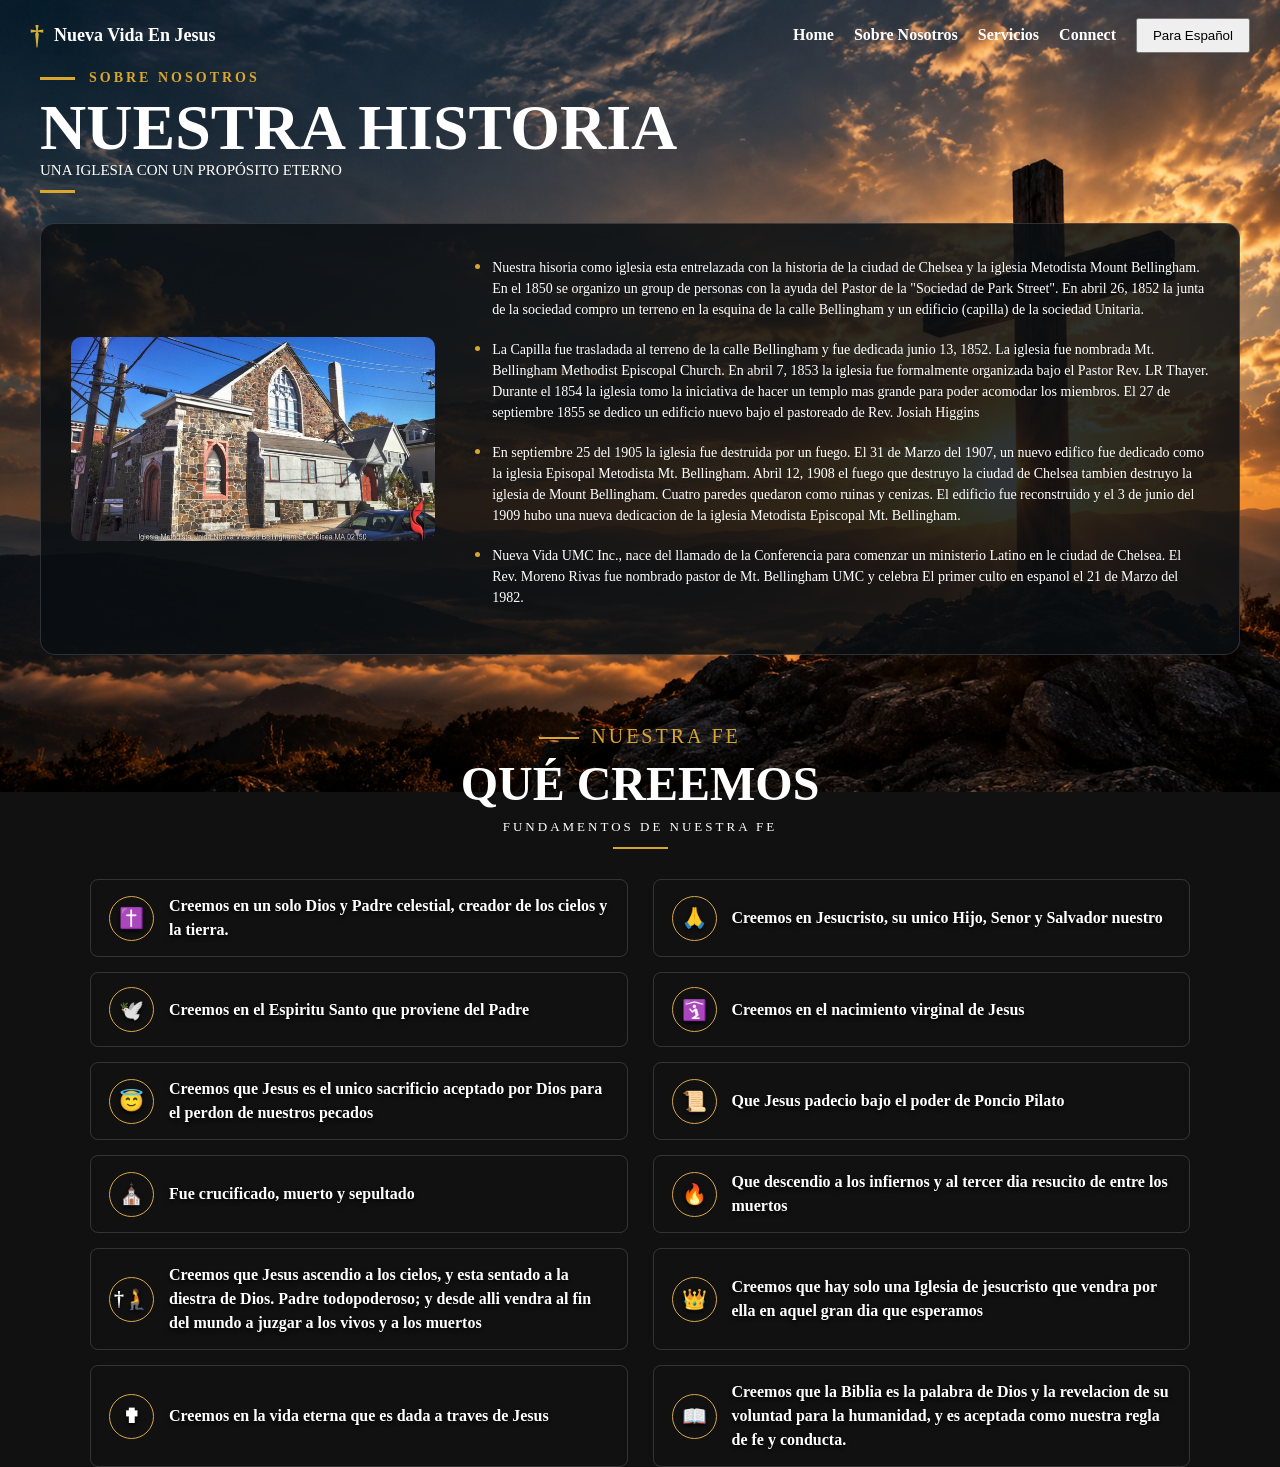
<file: about.html>
<!DOCTYPE html>
<html lang="en">
    <meta charset="UTF-8">
    <meta name = "viewport" content = "width = device-width, initial-scale = 1.0" />
    <title>about</title>
    <link rel="stylesheet" href = "css/style.css"> 
    <!--<link... connects CSS file so your styles work-->
</head>
<body class = "about-pae">
    <nav>
            <div class = "church-logo">
                <span>&dagger;</span>
                <span>Nueva Vida En Jesus</span>
            </div>
            <div class = "nav-links">
            <a href="index.html">Home</a>
            <a href="about.html">Sobre Nosotros</a>
            <a href ="services.html">Servicios</a>
            <a href="connect.html">Connect</a>    
            <button id="languageButton"> Para Español</button>
            </div>
            <button class = "menu-toggle">☰</button>
        </nav>
    <div class = "about-content">
        <div class = "about-header">
            <div class = "about-label">
                <span class = "yellow-line"></span>
                <span>SOBRE NOSOTROS</span>
            </div>
            <h1 class = "about-title">NUESTRA HISTORIA</h1>
            <p class = "about-subtitle">UNA IGLESIA CON UN PROPÓSITO ETERNO</p>
            <div class = "title-line">
            </div>
        </div>
        <div class = "history">
            <div class = "history-image">
                <img src = "./images/church.JPG" alt = "Nuestra Iglesia">
            </div>
            <div class = "history-text">
                <ul>
                    <li>Nuestra hisoria como iglesia esta entrelazada con la historia de la ciudad de Chelsea y la iglesia Metodista Mount Bellingham. En el 1850 se organizo un group de personas con la 
                    ayuda del Pastor de la "Sociedad de Park Street". En abril 26, 1852 la junta de la sociedad compro un terreno en la esquina de la calle Bellingham y un edificio (capilla) de la
                    sociedad Unitaria.
                    </li>
                    <li>La Capilla fue trasladada al terreno de la calle Bellingham y fue dedicada junio 13, 1852. La iglesia fue nombrada Mt. Bellingham Methodist Episcopal Church. En abril 7, 1853 la 
                    iglesia fue formalmente organizada bajo el Pastor Rev. LR Thayer. Durante el 1854 la iglesia tomo la iniciativa de hacer un templo mas grande para poder acomodar los miembros. El 
                    27 de septiembre 1855 se dedico un edificio nuevo bajo el pastoreado de Rev. Josiah Higgins
                    </li>
                    <li>En septiembre 25 del 1905 la iglesia fue destruida por un fuego. El 31 de Marzo del 1907, un nuevo edifico fue dedicado como la iglesia Episopal Metodista Mt. Bellingham. Abril 12, 1908
                    el fuego que destruyo la ciudad de Chelsea tambien destruyo la iglesia de Mount Bellingham. Cuatro paredes quedaron como ruinas y cenizas. El edificio fue reconstruido y el 3 de junio 
                    del 1909 hubo una nueva dedicacion de la iglesia Metodista Episcopal Mt. Bellingham.
                    </li>
                    <li>Nueva Vida UMC Inc., nace del llamado de la Conferencia para comenzar un ministerio Latino en le ciudad de Chelsea. El Rev. Moreno Rivas fue nombrado pastor de Mt. Bellingham UMC y celebra 
                    El primer culto en espanol el 21 de Marzo del 1982.
                    </li>
                </ul>
            </div>
        </div>
        <div class = "belief-content">
            <div class = "belief-box">
                <div class = "creemos">
                    <p class = "nuestra-fe">NUESTRA FE</p>
                    <h2>QUÉ CREEMOS</h2>
                    <p class = "fundamentos">FUNDAMENTOS DE NUESTRA FE</p>
                    <div class = "belief-line"></div>
                    <ul>
                    <li><span class = "belief-icon">✝️</span>Creemos en un solo Dios y Padre celestial, creador de los cielos y la tierra.</li>
                    <li><span class = "belief-icon">🙏</span>Creemos en Jesucristo, su unico Hijo, Senor y Salvador nuestro</li>
                    <li><span class = "belief-icon">🕊️</span>Creemos en el Espiritu Santo que proviene del Padre</li>
                    <li><span class = "belief-icon">🛐</span>Creemos en el nacimiento virginal de Jesus</li>
                    <li><span class = "belief-icon">😇</span>Creemos que Jesus es el unico sacrificio aceptado por Dios para el perdon de nuestros pecados</li>
                    <li><span class = "belief-icon">📜</span>Que Jesus padecio bajo el poder de Poncio Pilato</li>
                    <li><span class = "belief-icon">⛪</span>Fue crucificado, muerto y sepultado</li>
                    <li><span class = "belief-icon">🔥​</span>Que descendio a los infiernos y al tercer dia resucito de entre los muertos</li>
                    <li><span class = "belief-icon">†🧎</span>Creemos que Jesus ascendio a los cielos, y esta sentado a la diestra de Dios. Padre 
                    todopoderoso; y desde alli vendra al fin del mundo a juzgar a los vivos y a los muertos
                    </li>
                    <li><span class = "belief-icon">👑</span>Creemos que hay solo una Iglesia de jesucristo que vendra por ella en aquel gran dia que esperamos</li>
                    <li><span class = "belief-icon">✟</span>Creemos en la vida eterna que es dada a traves de Jesus</li>
                    <li><span class = "belief-icon">📖</span>Creemos que la Biblia es la palabra de Dios y la revelacion de su voluntad para la humanidad, y es aceptada como 
                    nuestra regla de fe y conducta.
                    </li>
                    </ul>
                </div>
            </div>
            </div>
        </div>
    </div>
    <script src = "js/app.js"></script>
</body>
</html>
</file>
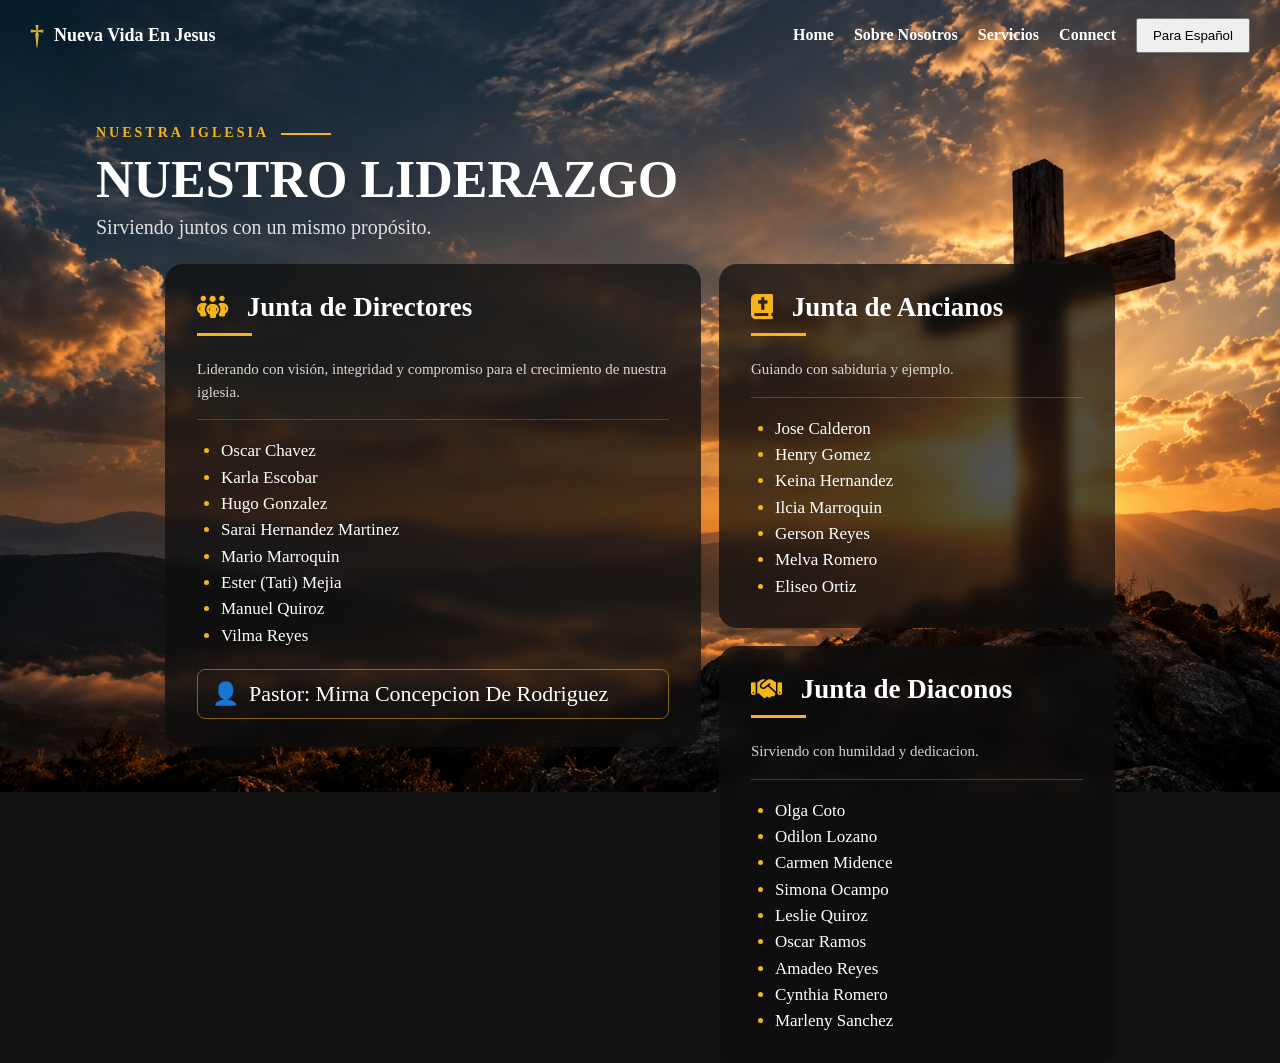
<file: connect.html>
<!DOCTYPE html>
<html lang="en">
    <meta charset="UTF-8">
    <meta name = "viewport" content = "width = device-width, initial-scale = 1.0" />
    <title>connect</title>
    <link rel="stylesheet" href = "css/style.css">
    <link rel="stylesheet" href = "https://cdnjs.cloudfare.com/ajax/libs/font-awesome/6.5.2/css/all.min.css"> 
    <!--<link... connects CSS file so your styles work-->
</head>
<body>
    <nav>
            <div class = "church-logo">
                <span>&dagger;</span>
                <span>Nueva Vida En Jesus</span>
            </div>
            <div class = "nav-links">
            <a href="index.html">Home</a>
            <a href="about.html">Sobre Nosotros</a>
            <a href ="services.html">Servicios</a>
            <a href="connect.html">Connect</a>    
            <button id="languageButton"> Para Español</button>
            </div>
            <button class = "menu-toggle">☰</button>
        </nav>
        <div class = "leadership-header">
            <p class = "leadership-label">NUESTRA IGLESIA</p>
            <h1>NUESTRO LIDERAZGO</h1>
            <p class = "leadership-subtitle">
                Sirviendo juntos con un mismo propósito.
            </p>
        </div>
    <div class = "connect-content">
        <div class = "directors">
            <h2>
                <i class = "fa-solid fa-people-group"></i>
                Junta de Directores
            </h2>
            <p class = "card-description">
                Liderando con visión, integridad y compromiso para el crecimiento de nuestra iglesia.
            </p>
            <ul>
                <li>Oscar Chavez</li>
                <li>Karla Escobar</li>
                <li>Hugo Gonzalez</li>
                <li>Sarai Hernandez Martinez</li>
                <li>Mario Marroquin</li>
                <li>Ester (Tati) Mejia</li>
                <li>Manuel Quiroz</li>
                <li>Vilma Reyes</li>
            </ul>
            <div class = "pastor-box">
                <span class = "pastor-icon">👤</span>
                <span>Pastor: Mirna Concepcion De Rodriguez</span>
            </div>
        </div>
        <div class = "Ancianos">
            <h2>
                <i class = "fa-solid fa-book-bible"></i>
                Junta de Ancianos
            </h2>
            <p class = "card-description">
                Guiando con sabiduria y ejemplo.
            </p>
            <ul>
                <li>Jose Calderon</li>
                <li>Henry Gomez</li>
                <li>Keina Hernandez</li>
                <li>Ilcia Marroquin</li>
                <li>Gerson Reyes</li>
                <li>Melva Romero</li>
                <li>Eliseo Ortiz</li>
            </ul>
        </div>
        <div class = "Diaconos">
            <h2>
                <i class = "fa-solid fa-handshake"></i>
                Junta de Diaconos
            </h2>
            <p class = "card-description">
                Sirviendo con humildad y dedicacion.
            </p>
            <ul>
                <li>Olga Coto</li>
                <li>Odilon Lozano</li>
                <li>Carmen Midence</li>
                <li>Simona Ocampo</li>
                <li>Leslie Quiroz</li>
                <li>Oscar Ramos</li>
                <li>Amadeo Reyes</li>
                <li>Cynthia Romero</li>
                <li>Marleny Sanchez</li>
            </ul>
        </div>
    </div>
    <script src = "js/app.js"></script>
    
</body>
</html>
</file>
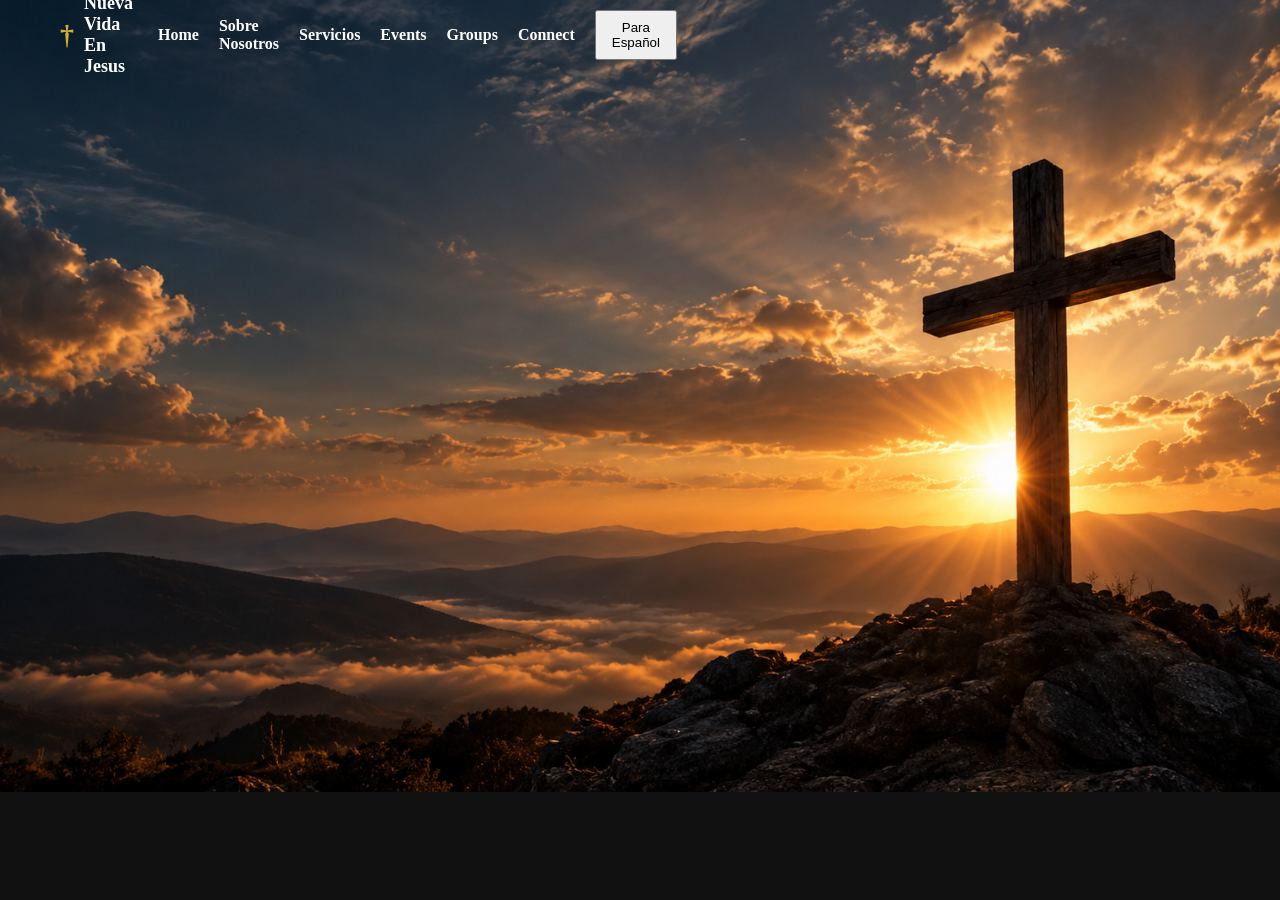
<file: events.html>
<!DOCTYPE html>
<html lang="en">
    <meta charset="UTF-8">
    <meta name = "viewport" content = "width = device-width, initial-scale = 1.0" />
    <title>events</title>
    <link rel="stylesheet" href = "css/style.css"> 
    <!--<link... connects CSS file so your styles work-->
</head>
<body>
    <nav>
        <nav>
            <div class = "church-logo">
                <span>&dagger;</span>
                <span>Nueva Vida En Jesus</span>
            </div>
            <div class = "nav-links">
            <a href="index.html">Home</a>
            <a href="about.html">Sobre Nosotros</a>
            <a href ="services.html">Servicios</a>
            <a href="events.html">Events</a>
            <a href="groups.html">Groups</a>
            <a href="connect.html">Connect</a>    
            <button id="languageButton"> Para Español</button>
            </div>
            <button class = "menu-toggle">☰</button>
        </nav>
        <main class = "events-content">
            <section class = "events-header">
                <div class = "events-label">
                    <span class = "yellow-line"></span>
                    <span>EVENTOS</span>
                    <span class = "yellow-line"></span>
                </div>
                <h1 class = "events-title">PRÓXIMOS EVENTOS</h1>
                <p class = "events-subtitle">UNA IGLESIA UNIDA EN COMUNIDAD</p>
                <div class = "title-line"></div>
            </section>
        </main>
        <script src = "js/app.js"></script>
    
</body>
</html>
</file>
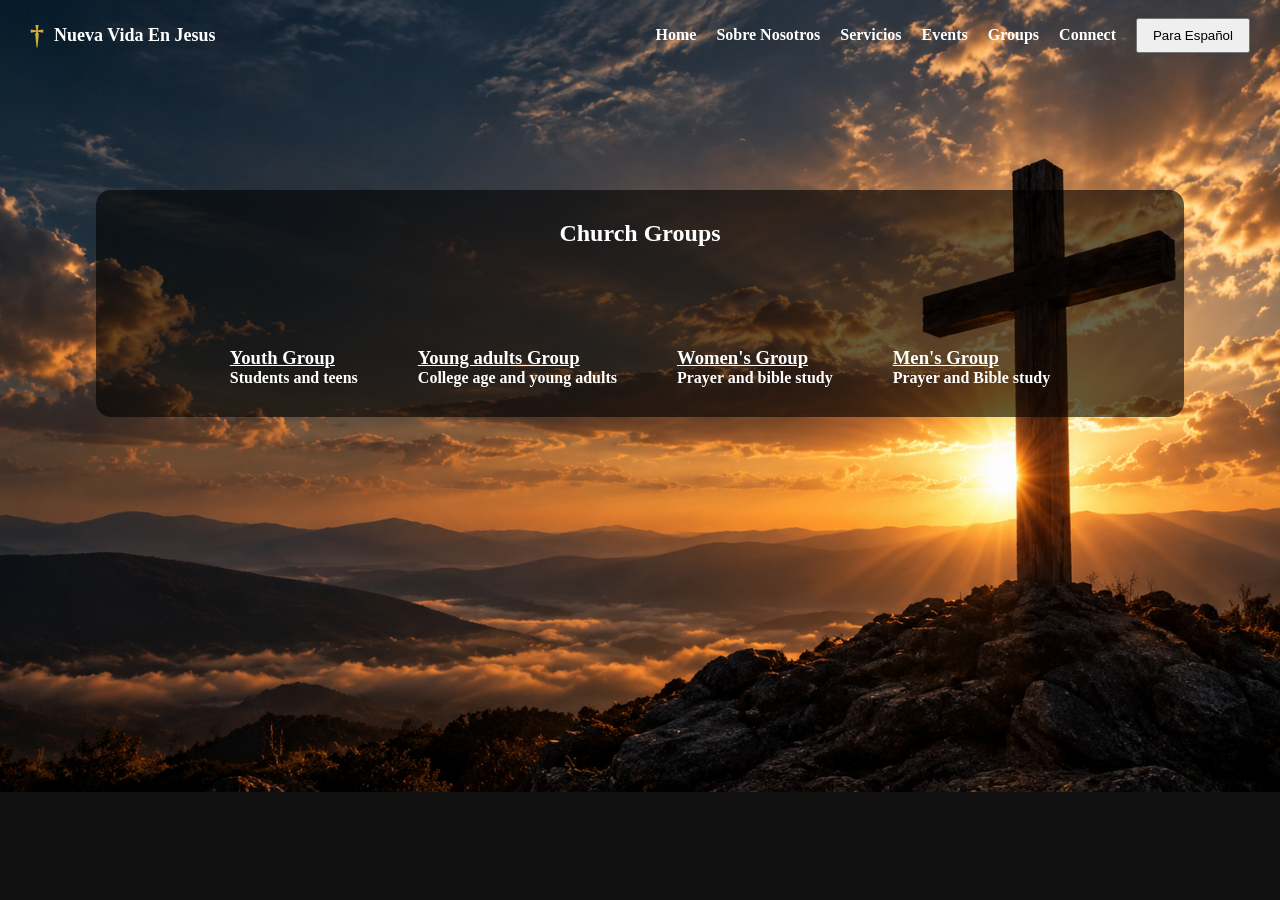
<file: groups.html>
<!DOCTYPE html>
<html lang="en">
    <meta charset="UTF-8">
    <meta name = "viewport" content = "width = device-width, initial-scale = 1.0" />
    <title>Groups</title>
    <link rel="stylesheet" href = "css/style.css"> 
    <!--<link... connects CSS file so your styles work-->
</head>
<body>
    <section>
        <nav>
            <div class = "church-logo">
                <span>&dagger;</span>
                <span>Nueva Vida En Jesus</span>
            </div>
            <div class = "nav-links">
            <a href="index.html">Home</a>
            <a href="about.html">Sobre Nosotros</a>
            <a href ="services.html">Servicios</a>
            <a href="events.html">Events</a>
            <a href="groups.html">Groups</a>
            <a href="connect.html">Connect</a>    
            <button id="languageButton"> Para Español</button>
            </div>
            <button class = "menu-toggle">☰</button>
        </nav>

    </section>
    <section class="groups-page">
        <h1>Church Groups</h1>
        <div class="groups-container">
            <div class="group-card">
            <h3>Youth Group</h3>
            <p>Students and teens</p>
            </div>
            <div class="group-card">
            <h3>Young adults Group</h3>
            <p>College age and young adults</p>
            </div>
            <div class="group-card">
            <h3>Women's Group</h3>
            <p>Prayer and bible study</p>
            </div>
            <div class="group-card">
            <h3>Men's Group</h3>
            <p>Prayer and Bible study</p>
            </div>

        </div>
    </section>
    <script src = "js/app.js"></script>
</body>
</html>
</file>
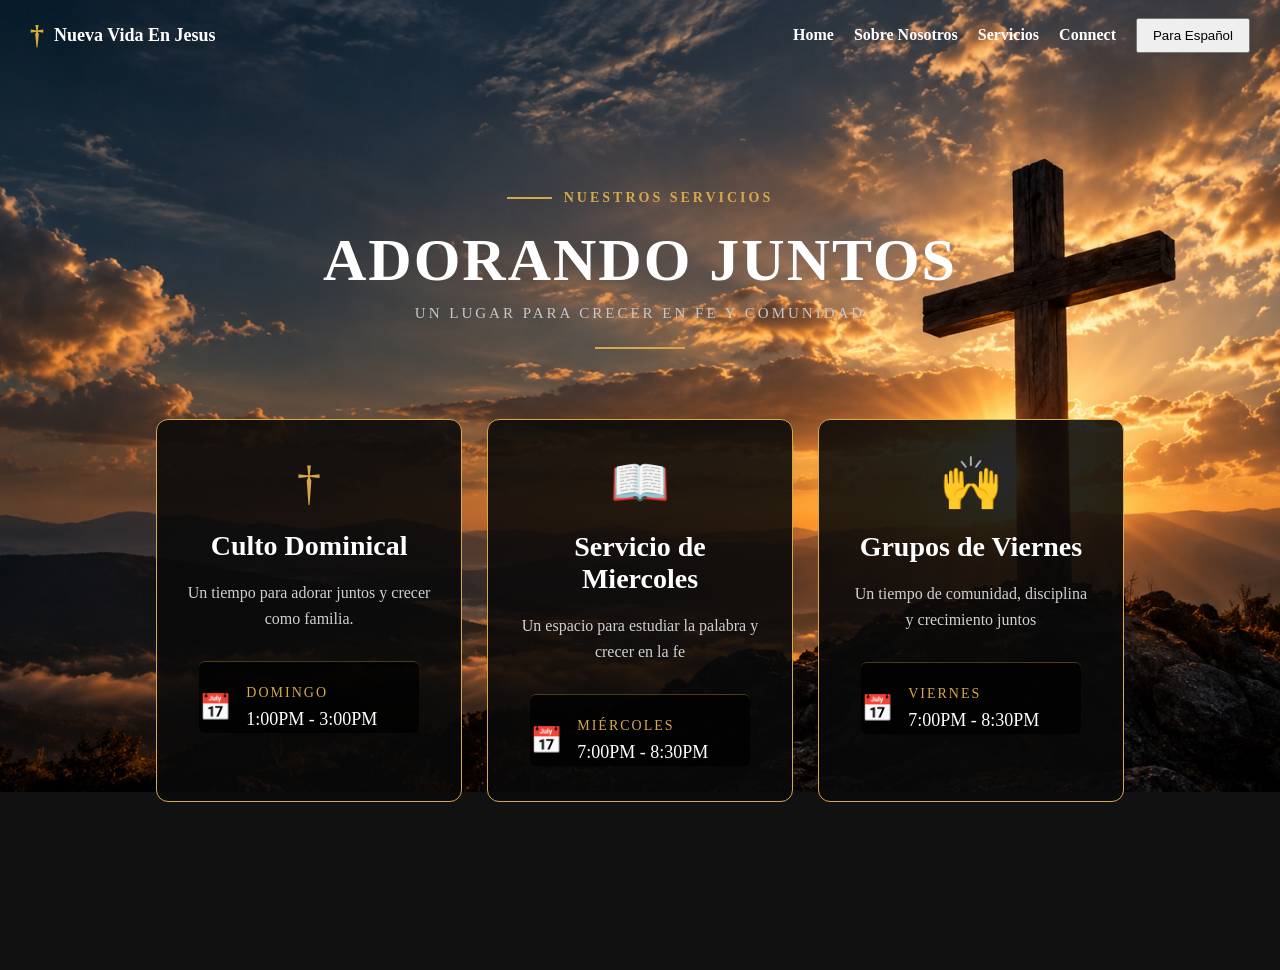
<file: services.html>
<!DOCTYPE html>
<html lang = "en">
    <head>
        <meta charset="UTF-8">
        <meta name = "viewport" content = "width = device-width, initial-scale = 1.0" />
        <title>Servicios | Nueva Vida En Jesus</title>
        <link rel="stylesheet" href = "css/style.css">
    </head>
    <body>
        <nav>
            <div class = "church-logo">
                <span>&dagger;</span>
                <span>Nueva Vida En Jesus</span>
            </div>
            <div class = "nav-links">
            <a href="index.html">Home</a>
            <a href="about.html">Sobre Nosotros</a>
            <a href ="services.html">Servicios</a>
            <a href="connect.html">Connect</a>  
            <button id="languageButton"> Para Español</button>
            </div>
            <button class = "menu-toggle">☰</button>
        </nav>
        <main class = "services-content">
            <section class = "services-header">
                <div class = "services-label">
                    <span class = "yellow-line"></span>
                    <span>NUESTROS SERVICIOS</span>
                </div>
                <h1 class = "services-title">ADORANDO JUNTOS</h1>
                <p class = "services-subtitle">UN LUGAR PARA CRECER EN FE Y COMUNIDAD</p>
                <div class = "title-line"></div>
            </section>
            <section class = "services-grid">
                <div class = "service-card">
                    <div class = "service-icon">&dagger;</div>
                    <h2>Culto Dominical</h2>
                    <p>Un tiempo para adorar juntos y crecer como familia.</p>
                    <div class = "service-info">
                        <div class = "service-schedule">
                            <span class = "calendar-icon">📅</span>
                            <div class = "schedule-text">
                                <p>Domingo</p>
                                <p>1:00PM - 3:00PM</p>
                            </div>
                        </div>
                    </div>
                </div>
                    <div class = "service-card">
                        <div class = "service-icon">📖</div>
                        <h2>Servicio de Miercoles</h2>
                        <p>Un espacio para estudiar la palabra y crecer en la fe</p>
                        <div class = "service-info">
                        <div class = "service-schedule">
                            <span class = "calendar-icon">📅</span>
                            <div class = "schedule-text">
                                <p>MIÉRCOLES</p>
                                <p>7:00PM - 8:30PM</p>
                            </div>
                        </div>
                    </div>
                    </div>
                <div class = "service-card">
                    <div class = "service-icon">🙌</div>
                    <h2>Grupos de Viernes</h2>
                    <p>Un tiempo de comunidad, disciplina y crecimiento juntos</p>
                    <div class = "service-info">
                        <div class = "service-schedule">
                            <span class = "calendar-icon">📅</span>
                            <div class = "schedule-text">
                                <p>VIERNES</p>
                                <p>7:00PM - 8:30PM</p>
                            </div>
                        </div>
                </div>
            </section>
        </main>
        <script src = "js/app.js"></script>
    </body>

</html>
</file>
<file: css/style.css>
/* Reset + easier sizing */
*{
    margin:0;
    padding:0;
    box-sizing:border-box;
}

body{
    min-height:100vh;

    background-image:url("../images/cross2.png");
    background-size: 110% auto;
    background-position: center 0%;
    background-repeat:no-repeat;
    background-color: #111;
    font-family:'Times New Roman', Times, serif, sans-serif;
    min-height: 100vh;
    background-attachment: fixed;
}

/* Main content container */
.container{
    display:flex;
    flex-direction:column;
    justify-content:center;
    align-items:flex-start;

    background-color:lightgrey;
    padding:50px;
    border-radius:50px;
    box-shadow:0 4px 12px rgba(0,0,0,0.15);

    width:90%;
    max-width:700px;
    min-height:250px;

    margin:auto;
}

h1,
h2{
    text-align:center;
    color:white;
}

.title{
    margin-top:100px;
    text-align:center;
    padding:80px;
}

.title h2{
    font-size: 18px;
    letter-spacing: 5px;
    margin-bottom: 8px;
    font-weight: 500;
}
.title h1{
    font-size: 52px;
    margin-top: 0;
    margin-bottom: 20px;
    text-shadow: 2px 2px 8px black;
}
.hero{
    min-height: 720px;
    background: linear-gradient(rgba(0, 0, 0, 0.25), rgba(0, 0, 0, 0.35)),
    url("../images/cross2.pgn");
    background-size: cover;
    background-position: center center;
    background-repeat: no-repeat;
}
.hero h1{
    position: relative;
}
.hero h1::after{
    content: "";
    display: block;
    width: 80px;
    height: 4px;
    background-color: #d4af37;
    margin: 12px auto 0;
}
.service-info{
    display: flex;
    flex-direction: row;
    flex-wrap: nowrap;
    align-items: center;
    background: rgba(0, 0, 0, 0.75);
    border-radius: 6px;
    width: 520px;
    max-width: 90%;
    margin: 20px auto 0;
}
.service-item{
    flex: 0 0 50%;
    box-sizing: border-box;
    display: flex;
    align-items: center;
    gap: 15px;
    padding: 18px 25px;
    color: white;
}
.service-item:first-child{
    border-right: 1px solid rgba(255, 255, 255, 0.25);
}
.service-item .icon{
    font-size: 24px;
}
.service-item p{
    margin: 4px 0 0;
}
.service-item a{
    color: white;
    text-decoration: none;
}
.service-item a:hover{
    color: #d4af37
}
/* Navigation */

nav{
    width:100%;
    height: 70px;

    display:flex;
    justify-content:flex-start;
    align-items:center;
    gap: 25px;
    padding:0 30px;
    box-sizing: border-box;
}
.church-logo{
    color:white;
    font-weight: bold;
    font-size: 18px;
    margin-right: auto;
    display: flex;
    align-items: center;
    gap: 10px;
}
.church-logo span:first-child{
    color: #d4af37;
    font-size: 28px;
}

nav a{
    color:white;
    text-decoration: none;
    font-weight:bold;
}

nav a:hover {
    color: #d4af37

}
nav button{
    padding:8px 15px;
    cursor:pointer;
}

/* Bottom section */

.bottom{
    width:90%;
    max-width:600px;
    margin:35px auto;
    padding: 20px 30px;
    text-align:center;
    color:white;
    background: rgba(0,0,0,.55);
    border-radius: 12px;
    box-sizing: border-box;
}
.bottom h3{
    font-size: 20px;
    margin: 0 0 10px 0;
}
.bottom p{
    font-size: 17px;
    margin: 5px 0;
    font-weight: bold;
}

.bottom a{
    color:white;
    font-size: 16px;
    font-weight: bold;
}
.welcome-section{
    background: linear-gradient(
        to bottom, #f3dfc3, #fffaf3
    );
    padding: 90px, 20px;
    text-align: center;
}
.welcome-section{
    position: relative;
}
.welcome-section::before{
    content: "";
    position: absolute;
    top: -40px;
    left: 0;
    width: 100%;
    height: 40px;
    background: linear-gradient(
        to bottom, transparent, #f3dfc3
    );
}
.welcome-content{
    max-width: 750px;
    margin: 0 auto;
}
.welcome-content h2{
    font-size: 18px;
    letter-spacing: 3px;
    margin-bottom: 10px;
    color: #8b6f2f;
}
.welcome-content h3{
    font-size: 36px;
    margin: 0 0 20px;
    color: #222;
}
.welcome-content p{
    font-size: 18px;
    line-height: 1.7;
    color: #555;
    margin-bottom: 30px;
}
.welcome-button{
    display: inline-block;
    padding: 13px 25px;
    background-color: #222;
    color: white;
    text-decoration: none;
    border-radius: 5px;
    font-weight: bold;
    transition: 0.3s;
}
.welcome-button:hover{
    background-color: #8b6f2f;
}
.events-preview{
    background-color: #1f1f1f;
    color: white;
    padding: 80px 20px;
    text-align: center;
}
.events-preview-content{
    max-width: 1100px;
    margin: 0 auto;
}
.section-label{
    color: #d4af37;
    font-size: 14px;
    font-weight: bold;
    letter-spacing: 3px;
}
.events-preview h2{
    font-size: 38px;
    margin: 10px 0;
}
.event-cards{
    display: flex;
    justify-content: center;
    gap: 25px;
    margin: 40px 0;
}
.event-card{
    background-color: white;
    color: #222;
    width: 280px;
    min-height: 180px;
    padding: 25px;
    border-radius: 10px;
    box-sizing: border-box;
    text-align: left;
}
.event-card h3{
    margin-top: 0;
}
.events-button{
    display: inline-block;
    padding: 13px 25px;
    background-color: #d4af37;
    color: #111;
    text-decoration: none;
    border-radius: 5px;
    font-weight: bold;
    transition: 0.3;
}
.events-button:hover{
    background-color: white;
}
.site-footer{
    background-color: #111;
    color: white;
    padding: 50px 20px 20px;
}
.footer-content{
    max-width: 1100px;
    margin: 0 auto;
    display: flex;
    justify-content: space-between;
    gap: 50px;
}
.footer-section{
    flex:1
}
.footer-section h3{
    margin-top: 0;
    margin-bottom: 15px;
    color: #d4af37;
}
.footer-section p{
    margin: 6px 0;
    line-height: 1.5;
}
.footer-section a{
    display:block;
    color: white;
    text-decoration: none;
    margin-bottom: 8px;
}
.footer-section a:hover{
    text-decoration: underline;
}
.footer-bottom{
    max-width: 1100px;
    margin: 35px auto 0;
    padding-top: 20px;
    border-top: 1px solid #444;
    text-align: center;
    font-size: 14px;
}
/* Groups page */

.groups-container{
    display:flex;
    justify-content:space-between;
    gap:60px;

    margin-top:60px;
    padding-top:40px;
    flex-wrap:wrap;
}

.groups-page{
    width:85%;
    max-width:1100px;

    margin:120px auto;

    padding:30px;

    background:rgba(0,0,0,.6);
    border-radius:15px;

    display:flex;
    flex-direction:column;
    align-items:center;
}

.group-card h3{
    text-decoration:underline;
    font-weight:bold;
    color:white;
}

.group-card p{
    color:white;
    font-weight:bold;
}

/* About page */
.about-header{
    margin-top: 0px;
    margin-left: 40px;
}
.about-label{
    display: flex;
    align-items: center;
    gap:14px;
    color: #d9a62e;
    font-size: 14px;
    font-weight: 600;
    letter-spacing: 3px;
}
.yellow-line{
    display: inline-block;
    width: 35px;
    height: 3px;
    background-color: #d9a62e;
    flex-shrink: 0;
}
.about-title{
    font-size: 64px;
    color: white;
    margin: 10px 0 0 0;
    line-height: 1;
    text-align: left;
}
.title-line{
    width: 35px;
    height: 3px;
    background-color: #d9a62e;
    margin-top: 20px;
    margin-bottom: 30px;
}
.about-subtitle{
    font-size: 15px;
    color:white;
    margin: 10px 0 0 0;
    line-height: 0;
    text-align: left;
}
.history{
    width: 85;
    max-width:1200px;
    margin: 30px auto 70px auto;
    padding: 30px;
    display: flex;
    align-items: center;
    gap: 35px;
    background: rgba(10, 15, 18, 0.85);
    border: 1px solid rgba(255, 255, 255, 0.15);
    border-radius: 15px;
    color: white;
    box-sizing: border-box;
}
.history-text{
    flex: 2;
}
.history-text ul{
    padding-left: 22px;
    margin: 0;
}
.history-text li{
    font-size: 14px;
    line-height: 1.5;
    margin-bottom: 16px;
}
.history-text li::marker{
    color:#d9a62e;
    font-size: 1.2em;
}
.history-image{
    width: 32%;
    flex-shrink: 0;
}
.history-image img{
    width: 100%;
    height: 100%;
    object-fit: cover;
    border-radius: 10px;
    display: block;
}
.image-placeholder{
    width: 100%;
    height: 380px;
    display: flex;
    align-items: center;
    justify-content: center;
    background: rgba(255, 255, 255, 0.08);
    border: 1px dashed #d9a62e;
    border-radius: 10px;
    color: #d9a62e;
    font-size: 13px;
    letter-spacing: 2px;
}
.nuestra-fe::before{
    content: "";
    display: inline-block;
    width: 40px;
    height: 2px;
    background-color: #d9a62e;
    margin-right: 12px;
    vertical-align: middle;
}
.nuestra-fe{
    color:#d9a62e;
    font-size: 20px;
    letter-spacing: 3px;
    text-align: center;
    margin-bottom: 8px;
}
.creemos h2{
    font-size: 48px;
    text-align: center;
}
.fundamentos{
    text-align: center;
    color: white;
    font-size: 13px;
    letter-spacing: 3px;
    margin-top: 8px;
    margin-bottom: 0;
}
.belief-line{
    width: 55px;
    height: 2px;
    background-color: #d9a62e;
    margin: 12px auto 30px;
}
.creemos ul{
    display: grid;
    grid-template-columns: 1fr 1fr;
    gap: 15px 25px;
    width: 90%;
    max-width: 1100px;
    margin: 30px auto 0;
    padding: 0;
}
.creemos li{
    list-style: none;
    background: rgba(15. 20, 24, 0.65);
    border: 1px solid rgba(255, 255, 255, 0.15);
    border-radius: 8px;
    padding: 20px 25px;
    color: white;
    font-weight: 600;
    font-size: 16px;
    line-height: 1.5;
    text-shadow: 0 2px 4px rgba(0, 0, 0, 0.9);
}
.belief-icon{
    width: 45px;
    height: 45px;
    min-width: 45px;
    border: 1px solid #d6a84b;
    border-radius: 50%;
    display: flex;
    align-items: center;
    justify-content: center;
    font-size: 20px;
    margin-right: 15px;
}
.belief-box li{
    display: flex;
    align-items: center;
    padding: 14px 18px;
}
/* Connect page */
.leadership-header{
    width: 85%;
    max-width: 1200px;
    margin: 55px auto 25px;
    color: white;
    text-align: left;
}
.leadership-label{
    color: #f4b41a;
    font-size: 14px;
    font-weight: bold;
    letter-spacing: 3px;
    margin: 0 0 10px;
}
.leadership-label::after{
    content: "";
    display: inline-block;
    width: 50px;
    height: 2px;
    background: #f4b41a;
    margin-left: 12px;
    vertical-align: middle;
}
.leadership-header h1{
    font-size: 52px;
    margin: 0;
    line-height: 1.1;
    text-align: left;
}
.leadership-subtitle{
    font-size: 20px;
    margin: 8px 0 0;
    color: rgba(255, 255, 255, 0.85);
}
.connect-content{
    width: 85%;
    max-width: 950px;
    margin: 0 auto;
    display: grid;
    grid-template-columns: 1.15fr 0.85fr;
    grid-template-rows: auto auto;
    align-items: start;
    gap: 18px;
    background: none;
    padding: 0;
    border-radius: 0;
}
.connect-content h2 i{
    color: #f4b41a;
    margin-right: 12px;
    font-size: 25px;
}
.directors,
.Ancianos,
.Diaconos{
    background: rgba(15, 15, 15, 0.72);
    backdrop-filter: blur(6px);
    -webkit-backdrop-filter: blur(6px);
    border-radius: 18px;
    padding: 28px 32px;
    color: white;
    text-align: left;
}
.directors{
    grid-column: 1;
    grid-row: 1 /3;
    align-self: start;
    height: fit-content;
}
.Ancianos{
    grid-column: 2;
    grid-row: 1;
}
.Diaconos{
    grid-column: 2;
    grid-row: 2;
}
.directors h2,
.Ancianos h2,
.Diaconos h2{
    font-size: 27px;
    margin: 0 0 22px;
    text-align: left;
}
.directors h2::after,
.Ancianos h2::after,
.Diaconos h2::after{
    content: "";
    display: block;
    width: 55px;
    height: 3px;
    background: #f4b41a;
    margin-top: 10px;
}
.directors ul,
.Ancianos ul,
.Diaconos ul{
    margin: 0;
    padding-left: 24px;
}
.directors li,
.Ancianos li,
.Diaconos li{
    color: white;
    font-size: 17px;
    line-height: 1.55;
    text-align: left;
}
.directors li::marker,
.Ancianos li::marker,
.Diaconos li::marker{
    color: #f4b41a;
}
.card-description{
    color: rgba(255, 255, 255, 0.82);
    font-size: 15px;
    line-height: 1.5;
    margin: 0 0 18px;
    padding-bottom: 16px;
    border-bottom: 1px solid rgba(255, 255, 255, 0.18);
}
.pastor-box{
    margin-top: 20px;
    padding: 11px 14px;
    display: flex;
    align-items: center;
    gap: 10px;
    border: 1px solid rgba(244, 180, 26, 0.5);
    border-radius: 8px;
    color: white;
    font-size: 22px;
}
.pastor-icon{
    color: #f4b41a;
    font-size: 22px;
}

/* services page */

.services-content{
    padding: 120px 8% 80px;
    min-height: 100vh;
    color: white;
}
.services-header{
    text-align: center;
    max-width: 900px;
    margin: 0 auto 70px;
}
.services-label{
    display: flex;
    align-items: center;
    justify-content: center;
    gap: 12px;
    color: #d6a84b;
    font-size: 14px;
    letter-spacing: 3px;
    font-weight: 600;
}
.services-label .yellow-line{
    width: 45px;
    height: 2px;
    background: #d6a84b;
}
.services-title{
    font-size: 60px;
    margin: 20px 0 10px;
    font-family: Georgia, 'Times New Roman', Times, serif;
    letter-spacing: 2px;
}
.services-subtitle{
    font-size: 15px;
    letter-spacing: 3px;
    color: #c7c7c7;
}
.services-header .title-line{
    width: 90px;
    height: 2px;
    background: #d6a84b;
    margin: 25px auto 0;
}
.events-content{
    padding: 120px 8% 80px;
    min-height: 100vh;
    color: white;
}
.events-header{
    text-align: center;
    max-width: 900px;
    margin: 0 auto 70px;
}
.events-label{
    font-size: 18px;
    letter-spacing: 3px;
    font-weight: 600;
    color:#d6a84b
}
.events-label .yellow-line{
    width: 45px;
    height: 2px;
    background: #d6a84b;
}
.events-title{
    font-size: 60px;
    margin: 20px 0 10px;
    font-family: Georgia, 'Times New Roman', Times, serif;
    letter-spacing: 2px;
}
.events-subtitle{
    font-size: 15px;
    letter-spacing: 3px;
    color: #c7c7c7;
}
.events-header .title-line{
    width: 90px;
    height: 2px;
    background: #d6a84b;
    margin: 25px auto 0;
}
.menu-toggle{
    display: none;
}
.nav-links{
    display: flex;
    align-items: center;
    gap: 20px;
}
.menu-toggle{
    display: none;
}
.services-grid{
    width: 90%;
    box-sizing: border-box;
    max-width: 1200px;
    margin: 50px auto 0;
    display: grid;
    grid-template-columns: repeat(3, 1fr);
    gap: 25px;
}
.service-card{
    background: rgba(10, 10, 10, 0.88);
    border: 1px solid #d6a84b;
    border-radius: 12px;
    padding: 35px 30px;
    text-align: center;
    min-height: 330px;
    box-sizing: border-box;
    min-width: 0;
}
.service-card h2{
    font-size: 28px;
    margin-bottom: 18px;
    color: white;
}
.service-card > p{
    font-size: 16px;
    line-height: 1.6;
    color: #d0d0d0;
    margin-bottom: 30px;
}
.service-icon{
    font-size: 48px;
    color: #d6a84b;
    margin-bottom: 20px;
}
.service-info{
    margin-top: 30px;
    padding-top: 20px;
    border-top: 1px solid rgba(214, 168, 75, 0.35);
}
.service-schedule{
    display: flex;
    align-items: center;
    justify-content: center;
    gap: 15px;
}
.calendar-icon{
    font-size: 26px;
}
.schedule-text{
    text-align: left;
}
.schedule-text p{
    margin: 3px 0;
}
.service-info p:first-child{
    color:#d6a84b;
    font-size: 14px;
    letter-spacing: 2px;
    text-transform: uppercase;
}
.service-info p:last-child{
    color: white;
    font-size: 18px;
    margin-top: 8px;
}

/* =================== */
/* Responsive settings */
/* =================== */

@media (max-width:480px){
    nav{
        position: relative;
        width: 100%;
        display: flex;
        align-items: center;
        justify-content: space-between;
        padding: 14px 18px;
        box-sizing: border-box;
    }
    .nav-links{
        display: none;
    }
    .menu-toggle{
        display: block;
        margin-left: auto;
        background: transparent;
        border: none;
        color: white;
        font-size: 32px;
        cursor: pointer;
    }
    nav.mobile-open .nav-links{
        display: flex;
        flex-direction: column;
        position: absolute;
        top: 100%;
        background: rgba(10, 10, 10, 0.97);
        padding: 15px 20px;
        z-index: 1000;
    }
    nav.mobile-open .nav-links a{
        display: block;
        width: 100%;
        text-align: center;
        padding: 12px 0;
        margin: 0;
    }
    nav.mobile-open #languageButton{
        display: block;
        margin: 10px auto 0;
    }
    .church-logo{
        width: auto;
    }
    /*ABOUT PAGE: PHONE */
    .about-content{
        width: 100%;
        max-width: 100%;
        padding: 40px 18px 60px;
        box-sizing: border-box;
    }
    .about-header{
        width: 100%;
        text-align: center;
        margin-bottom: 30px;
    }
    .about-label{
        font-size: 40px;
        line-height: 1.1;
        text-align: center;
        margin: 12px 0;
    }
    .about-subtitle{
        font-size: 14px;
        line-height: 1.4;
        text-align: center;
        letter-spacing: 1px;
    }
    /*NUESTRA HISTORIA*/
    .history{
        display: flex;
        flex-direction: column;
        width: 100%;
        max-width: 100%;
        gap: 22px;
    }
    .history-image{
        display: block;
        width: 100%;
        max-width: 100%;
        margin: 0 0 25px 0;

    }
    .history-image img{
        width: 100%;
        height: 250px;
        object-fit: cover;
        object-position: center;
        border-radius: 8px;
        display: block;
    }
    .history-text{
        width: 100%;
        max-width: 100%;
        font-size: 16px;
        line-height: 1.6;
    }
    .history-text ul{
        padding-left: 20px;
        margin: 0;
    }
    .history-text li{
        margin-bottom: 16px;
    }
    /*QUE CREEMOS */
    .belief-content{
        display: grid;
        grid-template-columns: 1fr;
        width: 100%;
        gap: 14px;
    }
    .belief-box{
        width: 100%;
    }
    .belief-box li{
        padding: 14px;
        font-size: 15px;
        line-height: 1.4;
    }
    .belief-icon{
        width: 40px;
        height: 40px;
        min-width: 40px;
        font-size: 18px;
    }
    /*SERVICES MOBILE*/
    .services-content{
        width: 100%;
        overflow-x: hidden;
    }
    .services-header{
        padding: 120px 20px 30px;
        text-align: center;
    }
    .services-title{
        font-size: 38px;
        line-height: 1.1;
    }
    .services-subtitle{
        font-size: 13px;
        line-height: 1.5;
    }
    .services-grid{
        display: flex;
        flex-direction: column;
        width: 100%;
        gap: 20px;
        padding: 20px;
    }
    .service-card{
        width: 100%;
        max-width: 100%;
        min-height: 150px;
        padding: 20px;
        display: grid;
        grid-template-columns: 70px 1fr;
        grid-template-rows: auto auto auto;
        column-gap: 15px;
        text-align: left;
    }
    .service-icon{
        font-size: 38px;
        margin-bottom: 15px;
    }
    .service-card h2{
        font-size: 25px;
    }
    .service-card > p{
        font-size: 15px;
        line-height: 1.5;
    }
    .service-info{
        width: 100%;
        margin-top: 25px;
    }
    .service-schedule{
        justify-content: flex-start;
    }
    .calendar-icon{
        font-size: 24px;
    }

}
</file>
